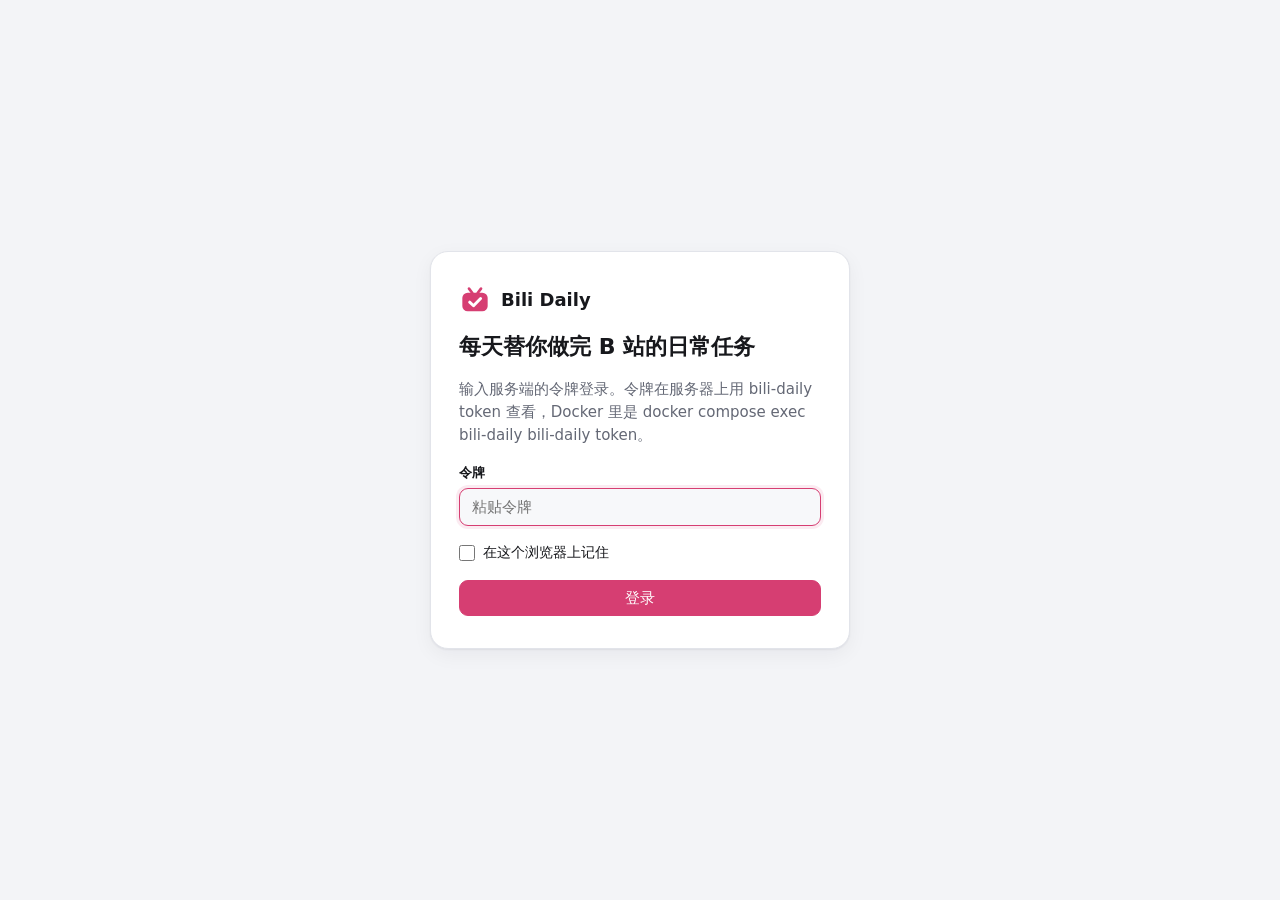
<file: web/static/index.html>
<!doctype html>
<html lang="zh-CN">
<head>
<meta charset="utf-8">
<meta name="viewport" content="width=device-width, initial-scale=1, viewport-fit=cover">
<meta name="color-scheme" content="light dark">
<meta name="referrer" content="no-referrer">
<title>Bili Daily</title>
<link rel="icon" href="icon.svg" type="image/svg+xml">
<link rel="stylesheet" href="app.css">
<script type="module" src="app.js"></script>
</head>
<body>
<div id="app"></div>
<noscript><p class="noscript">面板需要 JavaScript。也可以用桌面或手机客户端连接这个地址。</p></noscript>
</body>
</html>
</file>
<file: web/static/app.css>
/* Bili Daily 网页面板。颜色跟随系统深浅色；B 站粉只用在主要操作、当前页和时间轴的运行时段上。 */

.settings { display: flex; flex-direction: column; gap: 16px; }
.lg-item { display: inline-flex; align-items: center; gap: 6px; margin-right: 14px; white-space: nowrap; }

:root {
  --bg: #f3f4f7;
  --surface: #ffffff;
  --surface-2: #f7f8fa;
  --hover: #eef0f4;
  --border: #e2e4ea;
  --text: #17181c;
  --muted: #646875;
  --accent: #d63e72;
  --accent-text: #ffffff;
  --accent-soft: rgba(214, 62, 114, 0.1);
  --ok: #1a8f55;
  --warn: #a66a12;
  --danger: #cc2f37;
  --info: #0079a8;
  --console: #fbfbfc;
  --shadow: 0 1px 2px rgba(20, 22, 30, 0.06), 0 6px 20px rgba(20, 22, 30, 0.05);
  --radius: 12px;
  --font: system-ui, -apple-system, "PingFang SC", "Hiragino Sans GB", "Microsoft YaHei UI", "Microsoft YaHei", "Noto Sans CJK SC", sans-serif;
  --mono: ui-monospace, "Cascadia Mono", "SF Mono", Consolas, monospace;
  color-scheme: light;
}

@media (prefers-color-scheme: dark) {
  :root {
    --bg: #121317;
    --surface: #1b1c21;
    --surface-2: #202127;
    --hover: #25262d;
    --border: #2b2d34;
    --text: #ecedf1;
    --muted: #9a9cab;
    --accent: #fb7299;
    --accent-text: #2a0b16;
    --accent-soft: rgba(251, 114, 153, 0.12);
    --ok: #4cc38a;
    --warn: #e3a94b;
    --danger: #f06b6b;
    --info: #3fbdf0;
    --console: #0e0f12;
    --shadow: none;
    color-scheme: dark;
  }
}

* { box-sizing: border-box; }
[hidden] { display: none !important; }
html { -webkit-text-size-adjust: 100%; }
body {
  margin: 0;
  background: var(--bg);
  color: var(--text);
  font: 15px/1.55 var(--font);
  font-variant-numeric: tabular-nums;
}
p, h1, h2, h3, dl, dd, ul, ol { margin: 0; }
ul, ol { padding: 0; list-style: none; }
a { color: inherit; }
button, input, select { font: inherit; color: inherit; }
:focus-visible { outline: 2px solid var(--accent); outline-offset: 2px; }

.grow { flex: 1; min-width: 0; }
.spacer { flex: 1; }
.muted { color: var(--muted); }
.small { font-size: 13px; }
.icon { width: 18px; height: 18px; flex: none; fill: none; stroke: currentColor; stroke-width: 1.8; stroke-linecap: round; stroke-linejoin: round; }
.noscript { padding: 40px; text-align: center; }

.skip { position: absolute; left: -999px; top: 8px; background: var(--surface); padding: 8px 12px; border-radius: 8px; z-index: 20; }
.skip:focus { left: 8px; }

/* 品牌 */
.brand-mark { width: 26px; height: 26px; flex: none; }
.brand-mark .ant { stroke: var(--accent); stroke-width: 2; stroke-linecap: round; fill: none; }
.brand-mark .body { fill: var(--accent); }
.brand-mark .tick { stroke: var(--accent-text); stroke-width: 2.2; stroke-linecap: round; stroke-linejoin: round; fill: none; }

/* 顶栏 */
.topbar { position: sticky; top: 0; z-index: 10; background: var(--surface); border-bottom: 1px solid var(--border); }
.topbar-inner { max-width: 1120px; margin: 0 auto; padding: 0 24px; height: 56px; display: flex; align-items: center; gap: 24px; }
.wordmark { display: flex; align-items: center; gap: 10px; font-weight: 700; font-size: 17px; text-decoration: none; }
.nav { display: flex; gap: 2px; flex: 1; }
.nav-link { display: flex; align-items: center; gap: 6px; padding: 7px 12px; border-radius: 8px; color: var(--muted); text-decoration: none; font-weight: 500; }
.nav-link:hover { background: var(--hover); color: var(--text); }
.nav-link[aria-current="page"] { color: var(--accent); background: var(--accent-soft); }
.conn { display: flex; align-items: center; gap: 6px; }
.conn-text { display: flex; align-items: center; gap: 6px; font-size: 13px; color: var(--muted); }
.dot { width: 8px; height: 8px; border-radius: 50%; }
.dot.is-ok { background: var(--ok); }
.dot.is-bad { background: var(--warn); }

.page { max-width: 1120px; margin: 0 auto; padding: 28px 24px 96px; display: flex; flex-direction: column; gap: 20px; outline: none; }
.page > div { display: flex; flex-direction: column; gap: 20px; }

/* 底部标签栏：窄屏用 */
.tabbar { display: none; }

@media (max-width: 760px) {
  .nav { display: none; }
  .topbar-inner { padding: 0 16px; justify-content: space-between; }
  .conn-text { font-size: 12px; }
  .page { padding: 20px 16px calc(96px + env(safe-area-inset-bottom)); }
  .tabbar {
    display: grid; grid-template-columns: repeat(6, 1fr);
    position: fixed; left: 0; right: 0; bottom: 0; z-index: 10;
    background: var(--surface); border-top: 1px solid var(--border);
    padding: 4px 4px calc(4px + env(safe-area-inset-bottom));
  }
  .tab { display: flex; flex-direction: column; align-items: center; gap: 2px; padding: 6px 0; font-size: 11px; color: var(--muted); text-decoration: none; border-radius: 8px; }
  .tab .icon { width: 22px; height: 22px; }
  .tab[aria-current="page"] { color: var(--accent); }
}

/* 页头 */
.page-head { display: flex; align-items: flex-end; gap: 16px; flex-wrap: wrap; }
.page-head > div:first-child { flex: 1; min-width: 240px; }
.page-title { font-size: 26px; font-weight: 700; letter-spacing: 0.01em; line-height: 1.25; }
.page-desc { color: var(--muted); margin-top: 4px; }
.page-desc.has-problem { color: var(--warn); }
.page-actions { display: flex; gap: 8px; flex-wrap: wrap; }

/* 按钮 */
.btn {
  display: inline-flex; align-items: center; justify-content: center; gap: 6px;
  height: 36px; padding: 0 14px; border-radius: 9px; border: 1px solid var(--border);
  background: var(--surface); font-weight: 500; cursor: pointer; white-space: nowrap;
}
.btn:hover:not(:disabled) { background: var(--hover); }
.btn:disabled { opacity: 0.5; cursor: not-allowed; }
.btn-primary { background: var(--accent); border-color: var(--accent); color: var(--accent-text); }
.btn-primary:hover:not(:disabled) { background: var(--accent); filter: brightness(1.06); }
.btn-danger { color: var(--danger); }
.btn-danger:hover:not(:disabled) { background: color-mix(in srgb, var(--danger) 10%, transparent); }
.dialog-actions .btn-danger { background: var(--danger); border-color: var(--danger); color: #fff; }
.btn-ghost { border-color: transparent; background: transparent; }
.btn-icon { width: 36px; padding: 0; color: var(--muted); }
.btn-small { height: 30px; padding: 0 10px; font-size: 13px; border-radius: 8px; }
.btn-small .icon { width: 15px; height: 15px; }
.btn-wide { width: 100%; }
.link { color: var(--accent); text-decoration: none; font-size: 13px; }
.link:hover { text-decoration: underline; }

/* 时间轴 */
.timeline {
  display: grid; grid-template-columns: auto 1fr; column-gap: 16px;
  background: var(--surface); border: 1px solid var(--border); border-radius: var(--radius);
  padding: 16px 20px 14px; box-shadow: var(--shadow);
}
.tl-names { display: flex; flex-direction: column; padding-top: 22px; }
.tl-names span { height: 26px; line-height: 26px; font-size: 13px; color: var(--muted); max-width: 120px; overflow: hidden; text-overflow: ellipsis; white-space: nowrap; }
.tl-body { position: relative; min-width: 0; }
.tl-hours { position: absolute; left: 0; right: 0; top: 0; height: 16px; }
.tl-hours span { position: absolute; transform: translateX(-50%); font-size: 11px; color: var(--muted); }
.tl-hours span:first-child { transform: none; }
.tl-hours span:last-child { transform: translateX(-100%); }
.tl-svg { display: block; overflow: visible; }
.tl-window { fill: var(--accent-soft); }
.tl-grid { stroke: var(--border); stroke-width: 1; }
.tl-lane { stroke: var(--border); stroke-width: 1; stroke-dasharray: 2 4; }
.tl-run { fill: var(--muted); }
.tl-run.is-ok { fill: var(--ok); }
.tl-run.is-partial { fill: var(--warn); }
.tl-run.is-failed { fill: var(--danger); }
.tl-run.is-running { fill: var(--info); }
.tl-next { fill: var(--surface); stroke: var(--accent); stroke-width: 2; }
.tl-now { stroke: var(--text); stroke-width: 1.5; }
.tl-legend { grid-column: 1 / -1; display: flex; flex-wrap: wrap; align-items: center; gap: 6px 8px; margin-top: 12px; font-size: 12px; color: var(--muted); }
.lg { display: inline-block; width: 14px; height: 8px; border-radius: 4px; margin-left: 10px; }
.lg:first-child { margin-left: 0; }
.lg-window { background: var(--accent-soft); outline: 1px solid color-mix(in srgb, var(--accent) 35%, transparent); }
.lg-run { background: var(--ok); }
.lg-next { width: 9px; height: 9px; border: 2px solid var(--accent); }
.lg-now { width: 2px; height: 12px; background: var(--text); border-radius: 0; }

@media (max-width: 760px) {
  .timeline { padding: 14px; column-gap: 10px; }
  .tl-names span { max-width: 64px; }
}

/* 账号卡片 */
.cards { display: grid; grid-template-columns: repeat(auto-fill, minmax(340px, 1fr)); gap: 16px; }
@media (max-width: 760px) { .cards { grid-template-columns: 1fr; } }
.card, .panel, .task-card, .empty {
  background: var(--surface); border: 1px solid var(--border); border-radius: var(--radius); box-shadow: var(--shadow);
}
.card { display: flex; flex-direction: column; overflow: hidden; }
.card-head { display: flex; gap: 14px; align-items: flex-start; padding: 18px 18px 12px; }
.card-title { display: flex; align-items: center; gap: 8px; flex-wrap: wrap; }
.card-name { font-size: 17px; font-weight: 700; text-decoration: none; overflow: hidden; text-overflow: ellipsis; white-space: nowrap; max-width: 100%; }
.card-name:hover { color: var(--accent); }
.card-count { text-align: right; line-height: 1; padding-top: 2px; }
.card-count strong { font-size: 28px; font-weight: 700; }
.card-count span { color: var(--muted); font-size: 15px; }
.exp { display: flex; align-items: center; gap: 10px; margin-top: 8px; font-size: 12px; }
.exp-bar { flex: 1; height: 6px; border-radius: 3px; background: var(--border); overflow: hidden; }
.exp-fill { height: 100%; border-radius: 3px; background: linear-gradient(90deg, color-mix(in srgb, var(--accent) 50%, transparent), var(--accent)); }
.card-empty { padding: 4px 18px 14px; font-size: 13px; }

.task-list { border-top: 1px solid var(--border); }
.task-row { display: grid; grid-template-columns: 20px auto 1fr; align-items: baseline; gap: 10px; padding: 9px 18px; border-bottom: 1px solid var(--border); font-size: 14px; }
.task-title { font-weight: 500; white-space: nowrap; }
.task-note { color: var(--muted); font-size: 13px; overflow: hidden; text-overflow: ellipsis; white-space: nowrap; min-width: 0; }
.task-row.is-failed .task-note { color: var(--danger); }
.task-row.is-partial .task-note { color: var(--warn); }

.glyph { width: 20px; text-align: center; font-weight: 700; color: var(--muted); flex: none; }
.is-ok > .glyph, .glyph.is-ok { color: var(--ok); }
.is-partial > .glyph, .glyph.is-partial { color: var(--warn); }
.is-failed > .glyph, .glyph.is-failed { color: var(--danger); }
.is-running > .glyph, .glyph.is-running { color: var(--info); }

.card-foot, .card-running { display: flex; align-items: center; gap: 12px; padding: 12px 18px; margin-top: auto; font-size: 13px; }
.card-running { background: color-mix(in srgb, var(--info) 10%, transparent); color: var(--info); }
.spinner { width: 14px; height: 14px; border-radius: 50%; border: 2px solid currentColor; border-right-color: transparent; animation: spin 0.8s linear infinite; flex: none; }
@keyframes spin { to { transform: rotate(360deg); } }
@media (prefers-reduced-motion: reduce) { .spinner { animation-duration: 2.4s; } }

.alert { display: flex; align-items: center; gap: 12px; margin: 0 18px 12px; padding: 10px 12px; border-radius: 10px; font-size: 13px; }
.alert.is-error { background: color-mix(in srgb, var(--danger) 10%, transparent); color: var(--danger); }
.alert-block { margin: 0; font-size: 14px; }

/* 新版本提示 */
.update { margin-bottom: 20px; padding: 12px 16px; border: 1px solid var(--accent); border-radius: 12px; background: var(--accent-soft); }
.update summary { display: flex; flex-wrap: wrap; align-items: baseline; gap: 4px 12px; cursor: pointer; font-size: 14px; }
.update summary strong { color: var(--accent); }
.update[open] { display: flex; flex-direction: column; gap: 12px; }
.update[open] > .btn { align-self: flex-start; }
.update-release { display: flex; flex-direction: column; gap: 6px; }
.update-version { font-size: 14px; font-weight: 700; }
.update-list { margin: 0; padding-left: 20px; font-size: 13px; display: flex; flex-direction: column; gap: 4px; }
.update-hint { font-size: 13px; }
.update-hint code { padding: 1px 6px; border-radius: 6px; background: var(--surface-2); user-select: all; word-break: break-all; }

/* 标签 */
.pill { display: inline-block; padding: 1px 8px; border-radius: 999px; font-size: 11px; font-weight: 600; background: var(--accent-soft); color: var(--accent); white-space: nowrap; }
.pill-muted { background: var(--hover); color: var(--muted); }
.lv { display: inline-block; padding: 0 5px; border-radius: 4px; font-size: 11px; font-weight: 700; line-height: 17px; border: 1px solid var(--lv); color: var(--text); background: color-mix(in srgb, var(--lv) 28%, transparent); }
@media (prefers-color-scheme: dark) { .lv { color: var(--lv); background: transparent; } }
.lv-0, .lv-1 { --lv: #a8a8a8; }
.lv-2 { --lv: #8bd29b; }
.lv-3 { --lv: #7bcdef; }
.lv-4 { --lv: #feb68b; }
.lv-5 { --lv: #ee672a; }
.lv-6 { --lv: #f04c49; }

.avatar { display: inline-flex; align-items: center; justify-content: center; flex: none; border-radius: 50%; overflow: hidden; background: var(--accent-soft); color: var(--accent); font-weight: 700; }
.avatar img { width: 100%; height: 100%; object-fit: cover; }

/* 列表行 */
.rows { background: var(--surface); border: 1px solid var(--border); border-radius: var(--radius); overflow: hidden; box-shadow: var(--shadow); }
.rows li + li { border-top: 1px solid var(--border); }
.row { display: flex; align-items: center; gap: 14px; padding: 12px 16px; text-decoration: none; }
.row:hover { background: var(--hover); }
.row > .icon { color: var(--muted); }
.row-main { flex: 1; min-width: 0; display: flex; flex-direction: column; gap: 2px; }
.row-title { display: flex; align-items: center; gap: 8px; min-width: 0; }
.row-name { font-weight: 600; overflow: hidden; text-overflow: ellipsis; white-space: nowrap; }
.row-sub { font-size: 13px; color: var(--muted); overflow: hidden; text-overflow: ellipsis; white-space: nowrap; }
.row-sub.is-error { color: var(--danger); }

/* 详情 */
.back { display: inline-flex; align-items: center; gap: 4px; color: var(--muted); text-decoration: none; font-size: 14px; align-self: flex-start; }
.back:hover { color: var(--text); }
.detail-head { display: flex; align-items: center; gap: 16px; }
.detail-badges { display: flex; align-items: center; gap: 8px; margin-top: 4px; flex-wrap: wrap; font-size: 13px; }
.panel { padding: 20px; display: flex; flex-direction: column; gap: 14px; }
.section-title { font-size: 16px; font-weight: 700; }
.sub-title { font-size: 14px; font-weight: 600; margin-top: 6px; }
.facts { display: grid; grid-template-columns: repeat(auto-fill, minmax(200px, 1fr)); gap: 14px 24px; }
.fact dt { font-size: 12px; color: var(--muted); }
.fact dd { font-size: 15px; }
.actions { display: flex; gap: 8px; flex-wrap: wrap; align-items: center; }

/* 开关 */
.switch-grid { display: grid; grid-template-columns: repeat(auto-fill, minmax(260px, 1fr)); gap: 0 28px; }
.switch-row { display: flex; align-items: center; gap: 12px; padding: 8px 0; cursor: pointer; }
.switch-row.is-disabled { cursor: not-allowed; }
.switch-row.is-disabled .switch-text > span:first-child { color: var(--muted); }
.switch-text { flex: 1; display: flex; flex-direction: column; min-width: 0; }
.switch {
  appearance: none; flex: none; width: 40px; height: 24px; margin: 0; border-radius: 12px;
  background: var(--border); position: relative; cursor: inherit; transition: background 0.15s;
}
@media (prefers-color-scheme: dark) { .switch { background: #3a3c45; } }
.switch::after { content: ""; position: absolute; top: 3px; left: 3px; width: 18px; height: 18px; border-radius: 50%; background: #fff; box-shadow: 0 1px 2px rgba(0, 0, 0, 0.25); transition: transform 0.15s; }
.switch:checked { background: var(--accent); }
.switch:checked::after { transform: translateX(16px); }
.switch:disabled { opacity: 0.45; }
@media (prefers-reduced-motion: reduce) { .switch, .switch::after { transition: none; } }

/* 表单 */
.form-grid { display: grid; grid-template-columns: repeat(auto-fill, minmax(280px, 1fr)); gap: 14px 24px; align-items: start; }
.form-grid > .switch-row { align-self: center; }
.field { display: flex; flex-direction: column; gap: 5px; }
.field-label { font-size: 13px; font-weight: 600; }
.field-hint { font-size: 12px; color: var(--muted); }
.field-error, .form-error { font-size: 13px; color: var(--danger); }
.field-error:empty, .form-error:empty { display: none; }
.input { height: 38px; padding: 0 12px; border: 1px solid var(--border); border-radius: 9px; background: var(--surface-2); width: 100%; min-width: 0; }
.input:focus { outline: none; border-color: var(--accent); box-shadow: 0 0 0 3px var(--accent-soft); }
.input[aria-invalid="true"] { border-color: var(--danger); }
.input-auto { width: auto; }
.input-num { max-width: 160px; }
.inline-actions { display: flex; align-items: center; gap: 12px; flex-wrap: wrap; }
.test-result { font-size: 13px; color: var(--muted); }
.test-result.is-ok { color: var(--ok); }
.test-result.is-error { color: var(--danger); }
.up-picker { grid-column: 1 / -1; }
.up-list { display: flex; flex-direction: column; gap: 6px; margin: 2px 0 4px; padding: 0; list-style: none; }
.up-item { display: flex; align-items: center; gap: 8px; min-width: 0; font-size: 13px; }
.up-chosen { padding: 6px 6px 6px 8px; border: 1px solid var(--border); border-radius: 10px; background: var(--surface-2); }
.up-rank { width: 18px; text-align: center; color: var(--muted); font-size: 12px; font-variant-numeric: tabular-nums; }
.up-text { display: flex; flex-direction: column; min-width: 0; flex: 1; }
.up-name { font-weight: 600; min-width: 0; overflow: hidden; text-overflow: ellipsis; white-space: nowrap; }
.up-uid { color: var(--muted); white-space: nowrap; font-size: 12px; }
.up-note { color: var(--muted); min-width: 0; font-size: 12px; }
.up-item.is-error .up-note { color: var(--danger); }
.up-actions { display: flex; gap: 2px; }
.up-actions .btn { width: 30px; padding: 0; justify-content: center; }
.up-empty { padding: 4px 0; }
.up-add { display: flex; gap: 8px; align-items: center; flex-wrap: wrap; }
.up-add .input { flex: 1; min-width: 160px; height: 30px; }
.up-pick-dialog { min-height: 0; }
.up-pick-list { display: flex; flex-direction: column; gap: 4px; max-height: min(50vh, 420px); overflow-y: auto; margin: 0; padding: 0; list-style: none; }
.up-pick-list:empty { display: none; }
.up-pick {
  display: flex; align-items: center; gap: 10px; width: 100%; padding: 6px 8px; text-align: left;
  border: 1px solid transparent; border-radius: 10px; background: transparent; color: inherit; cursor: pointer;
}
.up-pick:hover { background: var(--hover); }
.up-pick[aria-pressed="true"] { border-color: var(--accent); background: var(--accent-soft); }
.up-check { width: 18px; color: var(--accent); font-weight: 700; text-align: center; }
.up-pick-status.is-error { color: var(--danger); }

/* 任务页 */
.task-groups { display: flex; flex-direction: column; gap: 28px; }
.task-group { display: flex; flex-direction: column; gap: 12px; }
.group-title { font-size: 15px; font-weight: 700; color: var(--muted); }
.task-card { padding: 16px 18px; display: flex; flex-direction: column; gap: 6px; }
.task-card-head { display: flex; gap: 16px; align-items: flex-start; }
.task-card-title { font-size: 16px; font-weight: 700; margin-bottom: 2px; }
.task-options { border-top: 1px solid var(--border); margin-top: 4px; padding-top: 10px; }
.task-options summary { cursor: pointer; font-size: 14px; font-weight: 600; color: var(--muted); }
.task-options[open] summary { margin-bottom: 14px; }
.pick-list { display: flex; flex-direction: column; gap: 8px; margin: 16px 0 4px; }

/* 保存条 */
.savebar {
  position: sticky; bottom: 16px; z-index: 5; display: flex; align-items: center; gap: 10px;
  padding: 10px 12px 10px 18px; border-radius: 14px; background: var(--surface); border: 1px solid var(--accent);
  box-shadow: 0 10px 30px rgba(0, 0, 0, 0.18);
}
.savebar-text { flex: 1; font-size: 14px; }
@media (max-width: 760px) { .savebar { bottom: calc(72px + env(safe-area-inset-bottom)); flex-wrap: wrap; } .savebar-text { flex-basis: 100%; } }

/* 报告 */
.report-list { display: flex; flex-direction: column; gap: 22px; }
.day { display: flex; flex-direction: column; gap: 8px; }
.day-title { font-size: 14px; font-weight: 600; color: var(--muted); }
.run-time { font-size: 14px; font-weight: 600; width: 44px; flex: none; }
.run-status { font-size: 12px; font-weight: 600; color: var(--muted); white-space: nowrap; }
.run-status.is-ok { color: var(--ok); }
.run-status.is-partial { color: var(--warn); }
.run-status.is-failed { color: var(--danger); }
.big-glyph { width: 48px; height: 48px; border-radius: 50%; display: flex; align-items: center; justify-content: center; font-size: 24px; font-weight: 700; flex: none; background: var(--hover); color: var(--muted); }
.big-glyph.is-ok { background: color-mix(in srgb, var(--ok) 14%, transparent); color: var(--ok); }
.big-glyph.is-partial { background: color-mix(in srgb, var(--warn) 14%, transparent); color: var(--warn); }
.big-glyph.is-failed { background: color-mix(in srgb, var(--danger) 14%, transparent); color: var(--danger); }
.report-task { gap: 10px; }
.report-task.is-failed { border-left: 3px solid var(--danger); }
.report-task.is-partial { border-left: 3px solid var(--warn); }
.report-task-head { display: flex; align-items: center; gap: 10px; }
.report-note { color: var(--muted); font-size: 14px; }
.steps { display: flex; flex-direction: column; }
.step { display: flex; gap: 10px; padding: 8px 0; border-top: 1px dashed var(--border); font-size: 14px; }
.step-main { flex: 1; min-width: 0; display: flex; flex-direction: column; gap: 6px; }
.step-line { display: flex; gap: 10px; flex-wrap: wrap; }
.step-name { font-weight: 500; }
.step-why { padding: 10px 12px; border-radius: 10px; font-size: 13px; display: flex; flex-direction: column; gap: 4px; background: color-mix(in srgb, var(--danger) 8%, transparent); }
.step.is-partial .step-why { background: color-mix(in srgb, var(--warn) 10%, transparent); }

/* 日志 */
.console {
  background: var(--console); border: 1px solid var(--border); border-radius: var(--radius);
  padding: 12px 14px; height: max(360px, calc(100vh - 260px)); overflow: auto;
  font: 12.5px/1.7 var(--mono);
}
.log { display: block; overflow-wrap: anywhere; }
.log > span { margin-right: 10px; }
.log-time { color: var(--muted); }
.log-level { display: inline-block; min-width: 2.6em; font-weight: 600; color: var(--muted); }
.log.is-info .log-level { color: var(--info); }
.log.is-warn .log-level, .log.is-warn .log-text { color: var(--warn); }
.log.is-error .log-level, .log.is-error .log-text { color: var(--danger); }
.log-acc { color: var(--accent); }
.console-empty { font-family: var(--font); }

/* 登录 */
.login { min-height: 100vh; display: grid; place-items: center; padding: 24px; }
.login-card {
  width: min(420px, 100%); background: var(--surface); border: 1px solid var(--border); border-radius: 18px;
  padding: 32px 28px; box-shadow: var(--shadow); display: flex; flex-direction: column; gap: 16px;
}
.login-brand { display: flex; align-items: center; gap: 10px; font-weight: 700; font-size: 18px; }
.login-brand .brand-mark { width: 32px; height: 32px; }
.login-title { font-size: 22px; font-weight: 700; line-height: 1.35; }
.check { display: flex; align-items: center; gap: 8px; font-size: 14px; cursor: pointer; }
.check input { width: 16px; height: 16px; accent-color: var(--accent); margin: 0; }

/* 对话框 */
.dialog {
  border: 1px solid var(--border); border-radius: 16px; background: var(--surface); color: var(--text);
  padding: 24px; width: min(440px, calc(100vw - 32px)); box-shadow: 0 20px 60px rgba(0, 0, 0, 0.3);
}
.dialog::backdrop { background: rgba(10, 10, 14, 0.5); }
.dialog > div { display: flex; flex-direction: column; gap: 14px; }
.dialog-title { font-size: 18px; font-weight: 700; }
.dialog-text { color: var(--muted); margin: 10px 0 0; }
.dialog-actions { display: flex; justify-content: flex-end; gap: 8px; margin-top: 18px; }
.dialog > div > .dialog-actions { margin-top: 4px; }
.qr { align-items: center; text-align: center; }
.qr-box { width: 232px; height: 232px; border-radius: 14px; background: #fff; display: grid; place-items: center; align-self: center; }
.qr-box.is-expired img { opacity: 0.15; }
.qr-img { width: 200px; height: 200px; image-rendering: pixelated; }
.qr-state { font-size: 14px; font-weight: 600; color: var(--muted); }
.qr-state.is-waiting { color: var(--info); }
.qr-state.is-scanned { color: var(--ok); }
.qr-state.is-expired { color: var(--warn); }
.qr-state.is-error { color: var(--danger); }
.qr .dialog-actions { align-self: stretch; }

/* 提示 */
.toasts { position: fixed; right: 20px; bottom: 20px; z-index: 50; display: flex; flex-direction: column; gap: 8px; align-items: flex-end; }
.toast { background: var(--text); color: var(--bg); padding: 10px 14px; border-radius: 10px; font-size: 14px; max-width: min(420px, calc(100vw - 40px)); box-shadow: 0 8px 24px rgba(0, 0, 0, 0.2); }
.toast.is-error { background: var(--danger); color: #fff; }
/* 窄屏时底部是标签栏和保存条，提示放到顶栏下面，免得挡住按钮 */
@media (max-width: 760px) { .toasts { left: 16px; right: 16px; top: 64px; bottom: auto; align-items: stretch; } }

/* 空状态 */
.empty { padding: 32px; display: flex; flex-direction: column; align-items: center; gap: 16px; text-align: center; color: var(--muted); }
</file>
